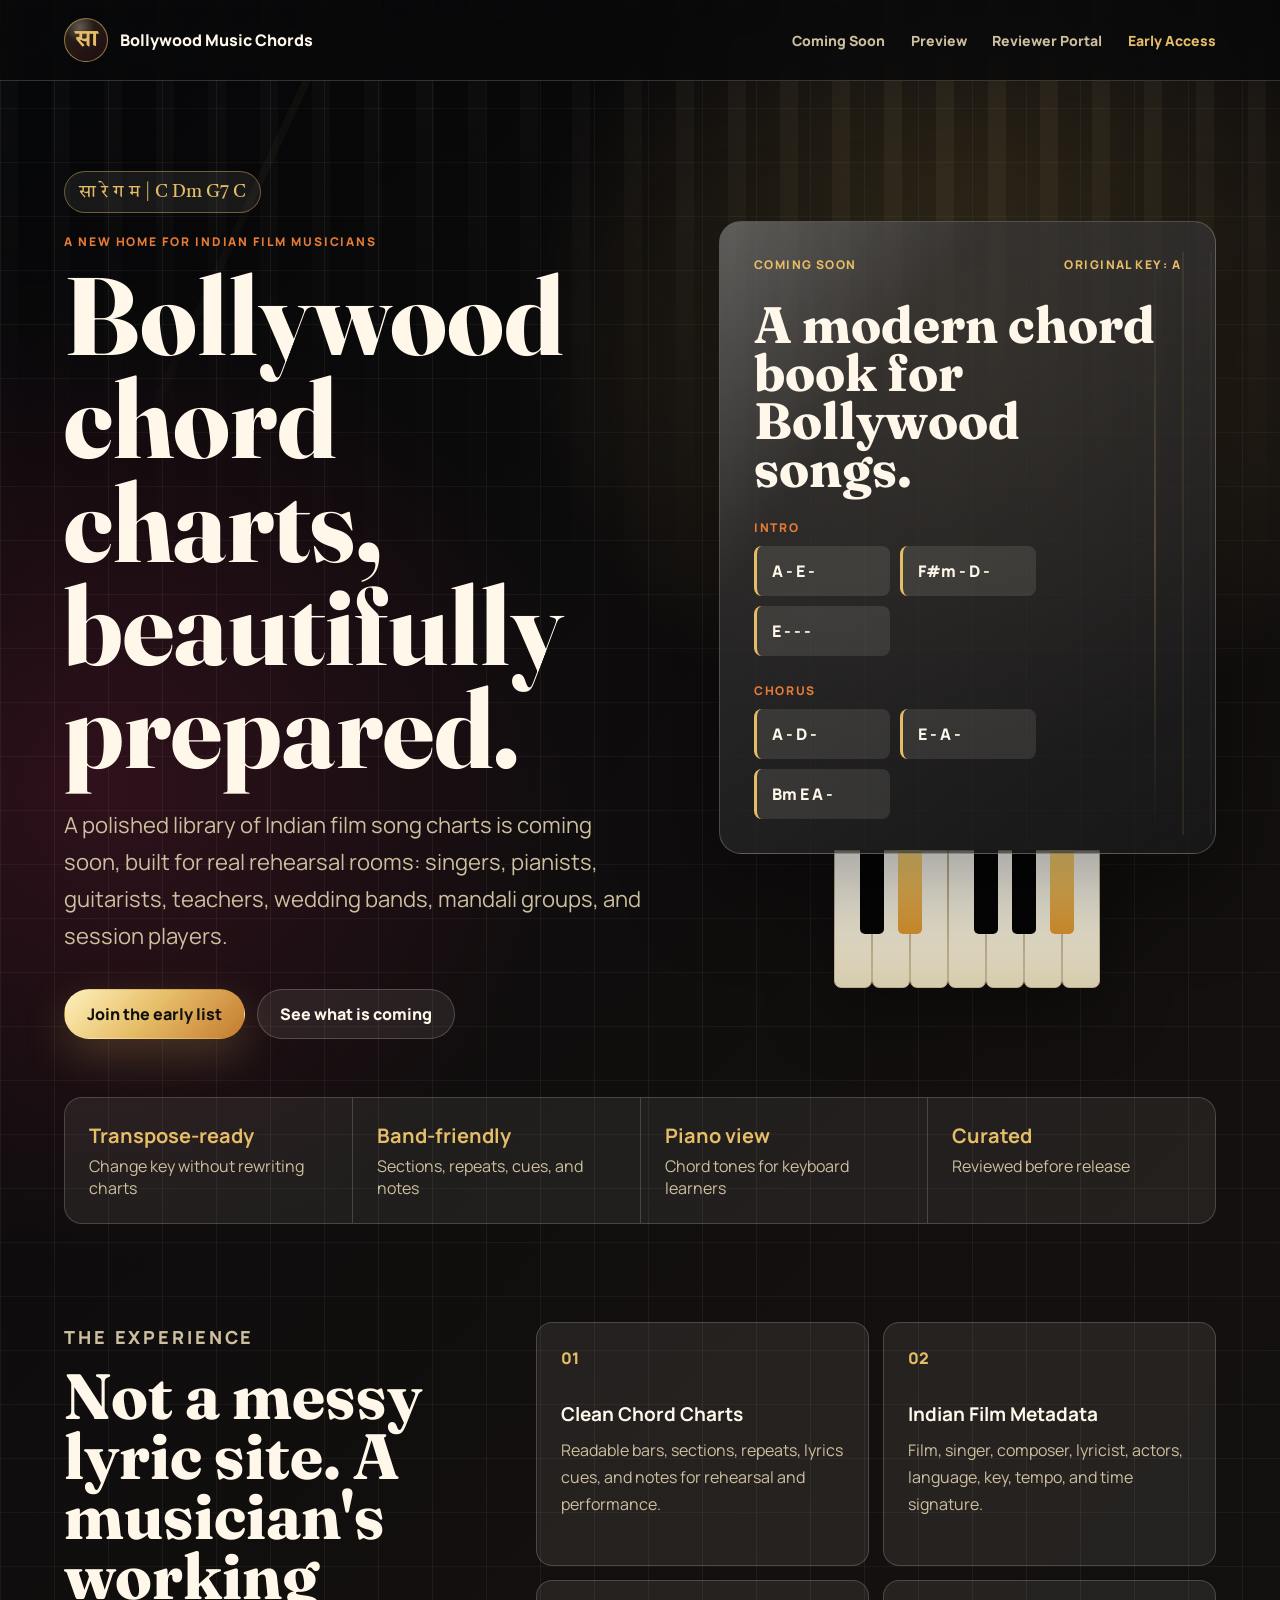
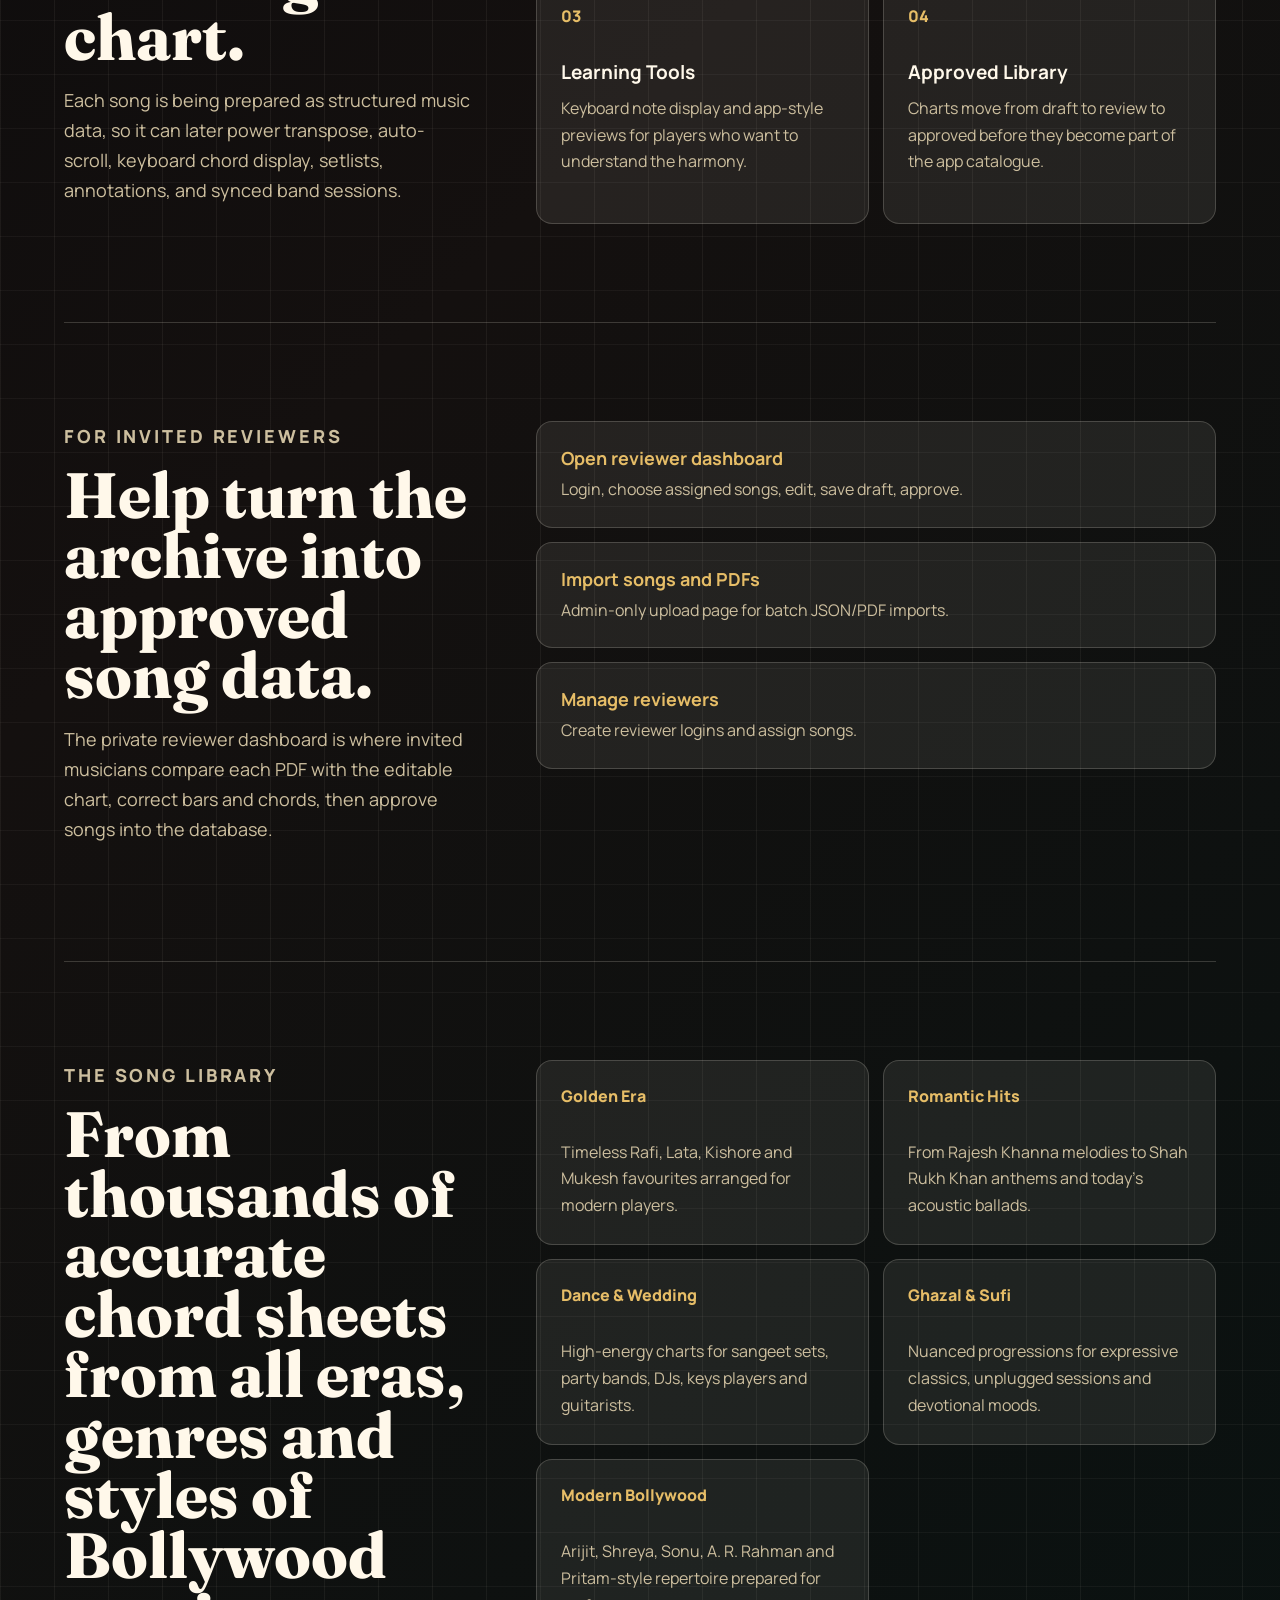
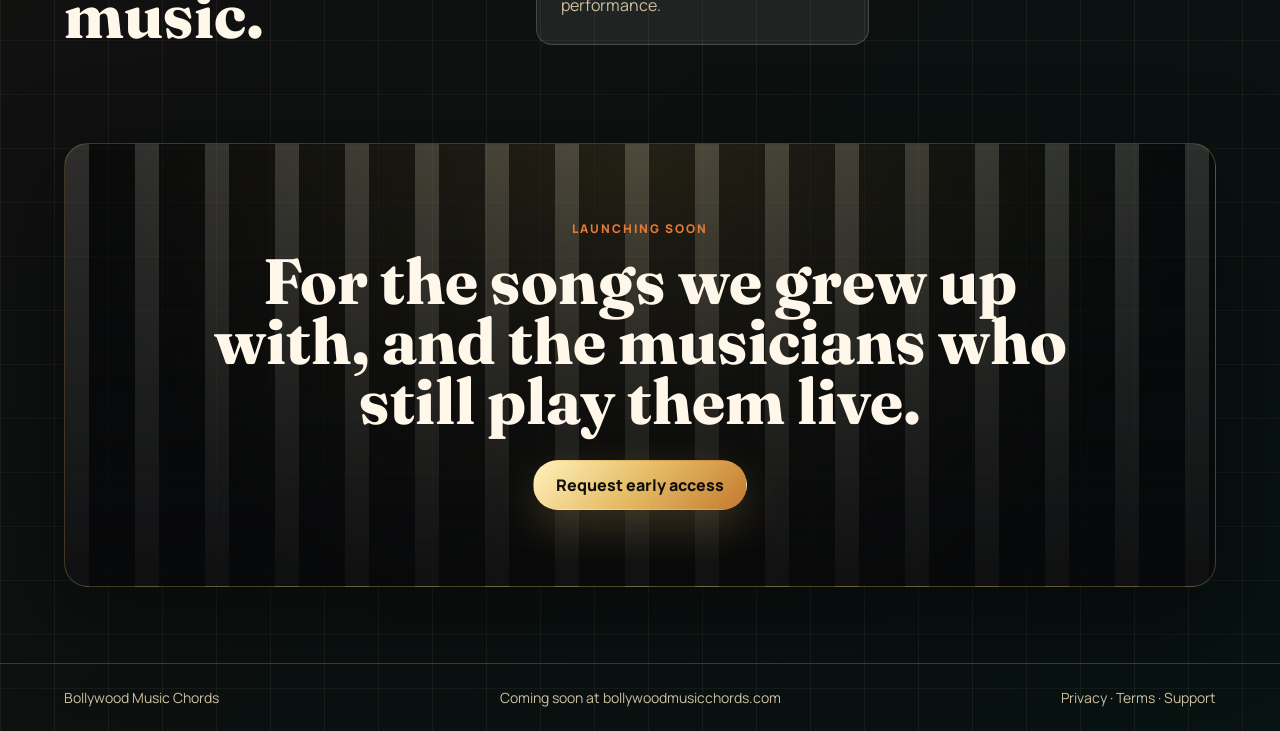
<file: index.html>
<!doctype html>
<html lang="en">
<head>
  <meta charset="utf-8">
  <meta name="viewport" content="width=device-width, initial-scale=1">
  <title>Bollywood Music Chords | Coming Soon</title>
  <meta name="description" content="A premium Indian film music chord chart library for singers, pianists, guitarists, teachers, bands, and worship or event musicians. Coming soon.">
  <link rel="preconnect" href="https://fonts.googleapis.com">
  <link rel="preconnect" href="https://fonts.gstatic.com" crossorigin>
  <link href="https://fonts.googleapis.com/css2?family=Fraunces:opsz,wght@9..144,650;9..144,760&family=Manrope:wght@400;600;700;800&family=Tiro+Devanagari+Hindi:ital@0;1&display=swap" rel="stylesheet">
  <link rel="stylesheet" href="styles.css">
</head>
<body>
  <header class="site-header">
    <a class="brand" href="#top" aria-label="Bollywood Music Chords home">
      <span class="brand-mark">सा</span>
      <span>Bollywood Music Chords</span>
    </a>
    <nav aria-label="Primary navigation">
      <a href="#coming-soon">Coming Soon</a>
      <a href="#preview">Preview</a>
      <a href="#reviewers">Reviewer Portal</a>
      <a class="nav-cta" href="mailto:sagarjilka@gmail.com?subject=Early%20access">Early Access</a>
    </nav>
  </header>

  <main id="top">
    <section class="hero" id="coming-soon">
      <div class="hero-copy">
        <p class="raag-line">सा रे ग म | C Dm G7 C</p>
        <p class="eyebrow">A new home for Indian film musicians</p>
        <h1>Bollywood chord charts, beautifully prepared.</h1>
        <p class="hero-text">A polished library of Indian film song charts is coming soon, built for real rehearsal rooms: singers, pianists, guitarists, teachers, wedding bands, mandali groups, and session players.</p>
        <div class="hero-actions">
          <a class="button primary" href="mailto:sagarjilka@gmail.com?subject=Please%20add%20me%20to%20the%20early%20access%20list">Join the early list</a>
          <a class="button secondary" href="#preview">See what is coming</a>
        </div>
      </div>

      <div class="stage-visual" aria-label="Piano themed chord chart preview">
        <div class="tanpura-line"></div>
        <div class="chart-card">
          <div class="chart-header">
            <span>Coming Soon</span>
            <span>Original Key: A</span>
          </div>
          <h2>A modern chord book for Bollywood songs.</h2>
          <div class="chart-section">
            <p>Intro</p>
            <div class="bar-row">
              <span>A - E -</span>
              <span>F#m - D -</span>
              <span>E - - -</span>
            </div>
          </div>
          <div class="chart-section">
            <p>Chorus</p>
            <div class="bar-row">
              <span>A - D -</span>
              <span>E - A -</span>
              <span>Bm E A -</span>
            </div>
          </div>
        </div>
        <div class="piano">
          <i></i><b></b><i></i><b class="lit"></b><i></i><i></i><b></b><i></i><b></b><i></i><b class="lit"></b><i></i>
        </div>
      </div>
    </section>

    <section class="launch-strip">
      <div>
        <strong>Transpose-ready</strong>
        <span>Change key without rewriting charts</span>
      </div>
      <div>
        <strong>Band-friendly</strong>
        <span>Sections, repeats, cues, and notes</span>
      </div>
      <div>
        <strong>Piano view</strong>
        <span>Chord tones for keyboard learners</span>
      </div>
      <div>
        <strong>Curated</strong>
        <span>Reviewed before release</span>
      </div>
    </section>

    <section class="preview-section" id="preview">
      <div class="section-copy">
        <p class="eyebrow">The experience</p>
        <h2>Not a messy lyric site. A musician's working chart.</h2>
        <p>Each song is being prepared as structured music data, so it can later power transpose, auto-scroll, keyboard chord display, setlists, annotations, and synced band sessions.</p>
      </div>
      <div class="feature-grid">
        <article>
          <span>01</span>
          <h3>Clean Chord Charts</h3>
          <p>Readable bars, sections, repeats, lyrics cues, and notes for rehearsal and performance.</p>
        </article>
        <article>
          <span>02</span>
          <h3>Indian Film Metadata</h3>
          <p>Film, singer, composer, lyricist, actors, language, key, tempo, and time signature.</p>
        </article>
        <article>
          <span>03</span>
          <h3>Learning Tools</h3>
          <p>Keyboard note display and app-style previews for players who want to understand the harmony.</p>
        </article>
        <article>
          <span>04</span>
          <h3>Approved Library</h3>
          <p>Charts move from draft to review to approved before they become part of the app catalogue.</p>
        </article>
      </div>
    </section>

    <section class="reviewer-section" id="reviewers">
      <div>
        <p class="eyebrow">For invited reviewers</p>
        <h2>Help turn the archive into approved song data.</h2>
        <p>The private reviewer dashboard is where invited musicians compare each PDF with the editable chart, correct bars and chords, then approve songs into the database.</p>
      </div>
      <div class="reviewer-links">
        <a class="link-card" href="https://indian-music-chord-pipeline.onrender.com/">
          <strong>Open reviewer dashboard</strong>
          <span>Login, choose assigned songs, edit, save draft, approve.</span>
        </a>
        <a class="link-card" href="https://indian-music-chord-pipeline.onrender.com/admin/import-json">
          <strong>Import songs and PDFs</strong>
          <span>Admin-only upload page for batch JSON/PDF imports.</span>
        </a>
        <a class="link-card" href="https://indian-music-chord-pipeline.onrender.com/admin/users">
          <strong>Manage reviewers</strong>
          <span>Create reviewer logins and assign songs.</span>
        </a>
      </div>
    </section>

    <section class="factory-section">
      <div class="section-copy">
        <p class="eyebrow">The song library</p>
        <h2>From thousands of accurate chord sheets from all eras, genres and styles of Bollywood music.</h2>
      </div>
      <div class="factory-steps">
        <article><strong>Golden Era</strong><p>Timeless Rafi, Lata, Kishore and Mukesh favourites arranged for modern players.</p></article>
        <article><strong>Romantic Hits</strong><p>From Rajesh Khanna melodies to Shah Rukh Khan anthems and today's acoustic ballads.</p></article>
        <article><strong>Dance & Wedding</strong><p>High-energy charts for sangeet sets, party bands, DJs, keys players and guitarists.</p></article>
        <article><strong>Ghazal & Sufi</strong><p>Nuanced progressions for expressive classics, unplugged sessions and devotional moods.</p></article>
        <article><strong>Modern Bollywood</strong><p>Arijit, Shreya, Sonu, A. R. Rahman and Pritam-style repertoire prepared for performance.</p></article>
      </div>
    </section>

    <section class="cta">
      <p class="eyebrow">Launching soon</p>
      <h2>For the songs we grew up with, and the musicians who still play them live.</h2>
      <a class="button primary" href="mailto:sagarjilka@gmail.com?subject=Bollywood%20Music%20Chords%20early%20access">Request early access</a>
    </section>
  </main>

  <footer>
    <span>Bollywood Music Chords</span>
    <span>Coming soon at bollywoodmusicchords.com</span>
    <span><a href="privacy.html">Privacy</a> · <a href="terms.html">Terms</a> · <a href="support.html">Support</a></span>
  </footer>
</body>
</html>
</file>
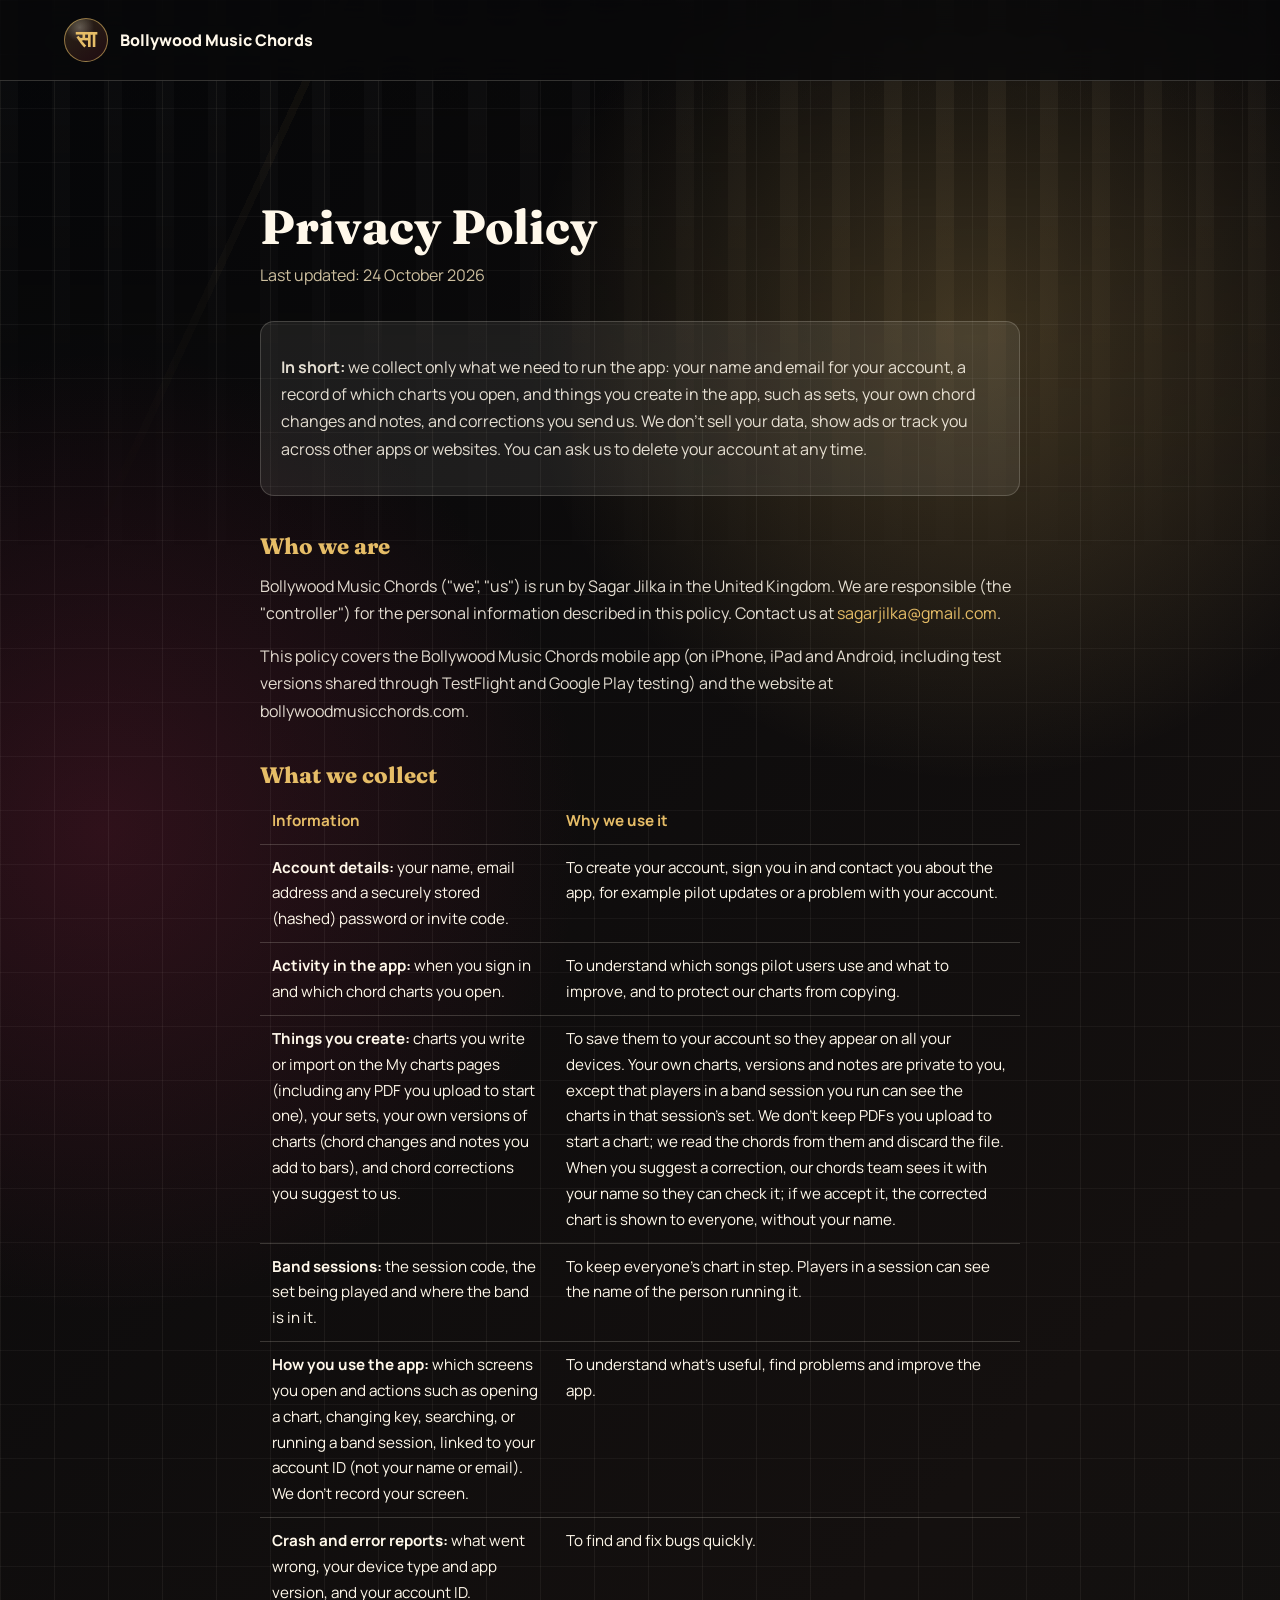
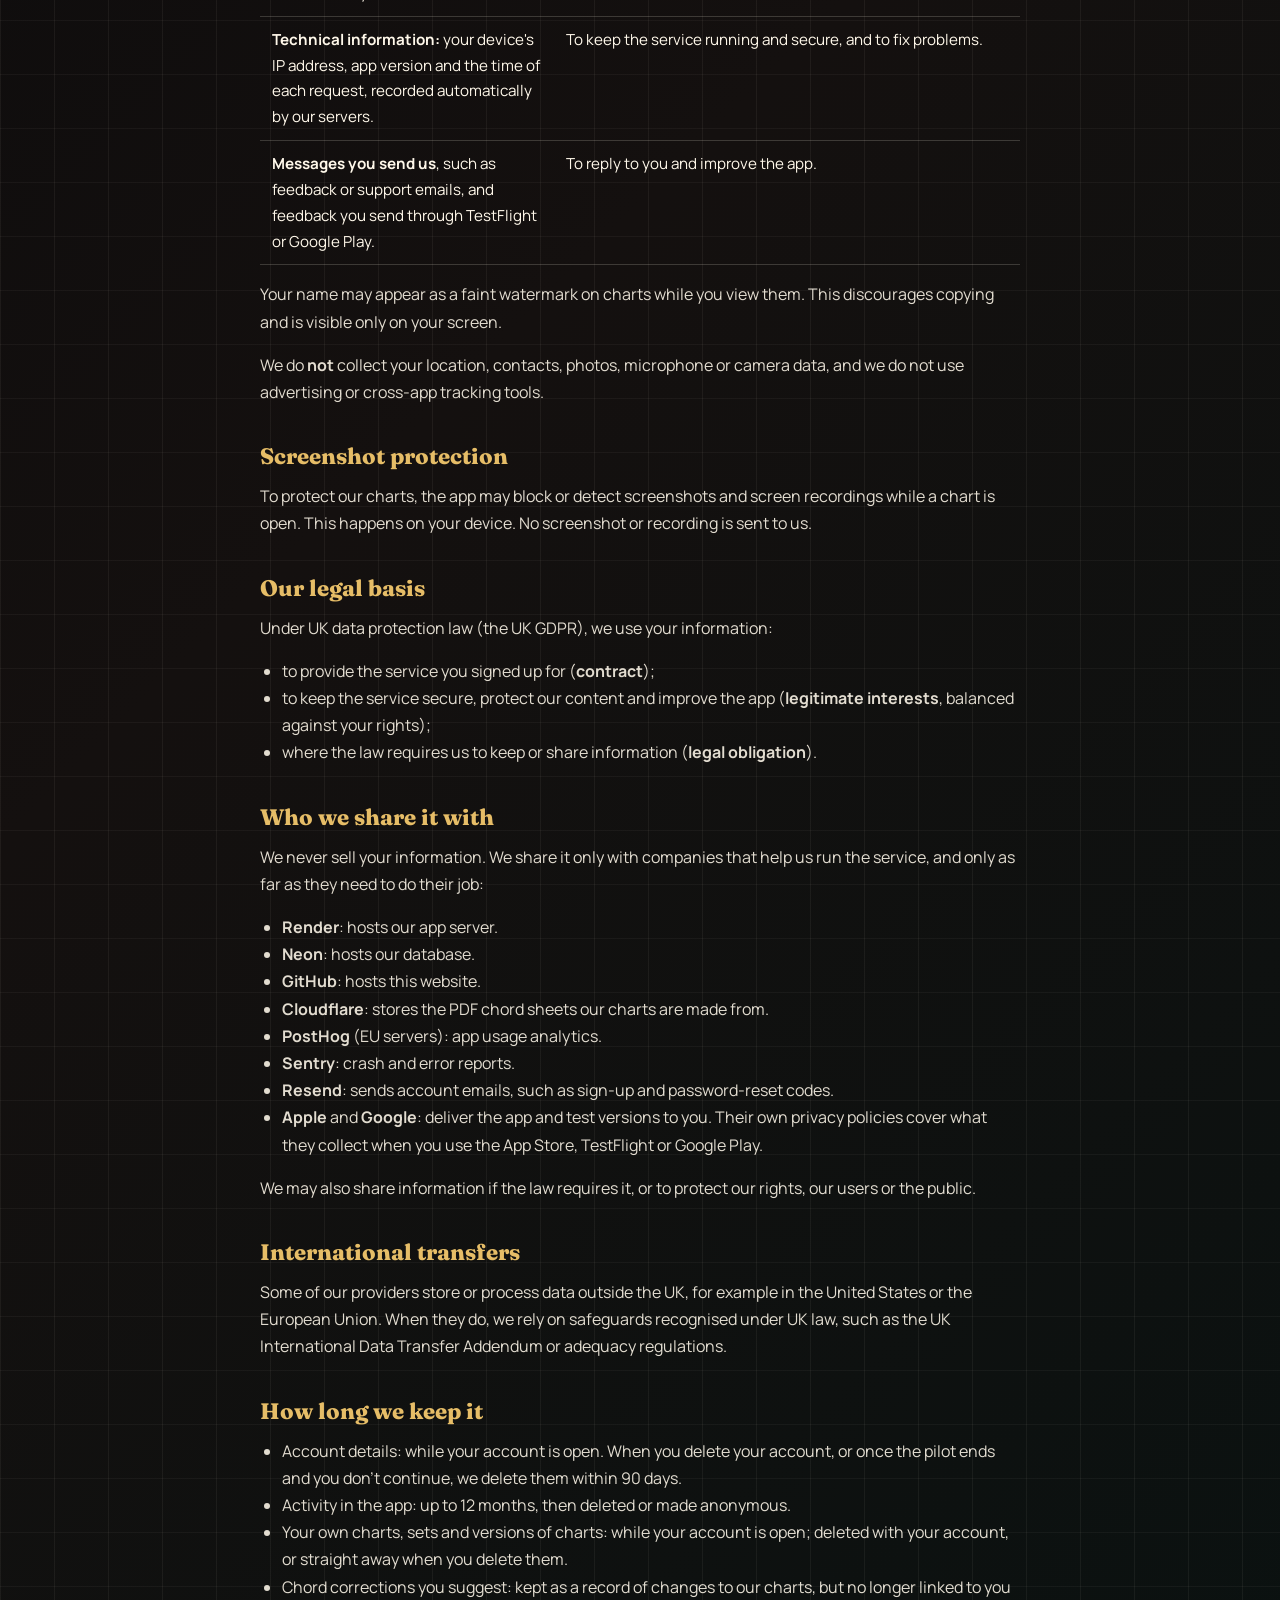
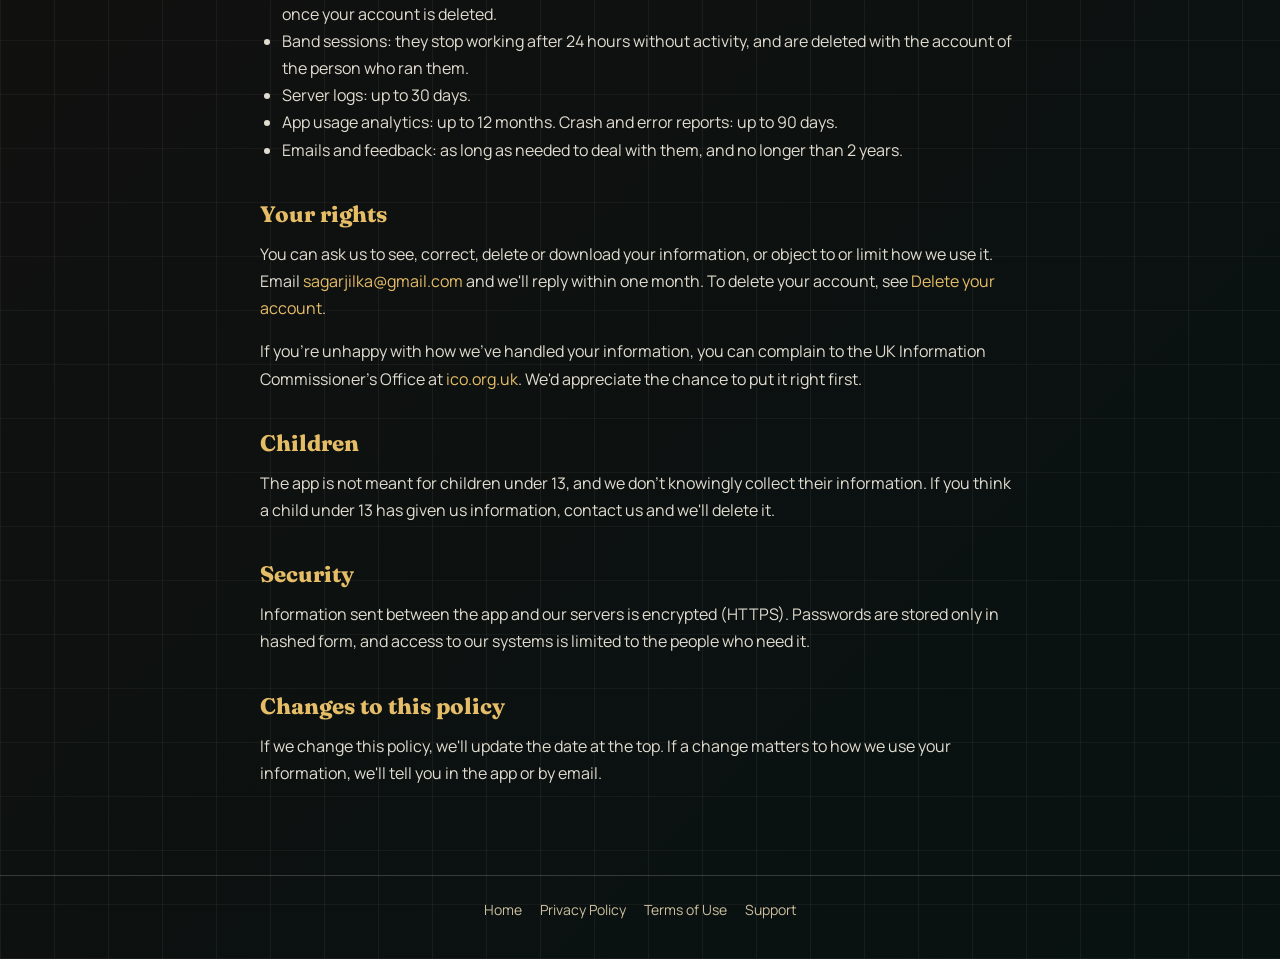
<file: privacy.html>
<!doctype html>
<html lang="en">
<head>
  <meta charset="utf-8">
  <meta name="viewport" content="width=device-width, initial-scale=1">
  <title>Privacy Policy | Bollywood Music Chords</title>
  <meta name="description" content="How the Bollywood Music Chords app and website collect, use and protect your information.">
  <link rel="preconnect" href="https://fonts.googleapis.com">
  <link rel="preconnect" href="https://fonts.gstatic.com" crossorigin>
  <link href="https://fonts.googleapis.com/css2?family=Fraunces:opsz,wght@9..144,650;9..144,760&family=Manrope:wght@400;600;700;800&display=swap" rel="stylesheet">
  <link rel="stylesheet" href="styles.css">
  <link rel="stylesheet" href="legal.css">
</head>
<body>
  <header class="site-header">
    <a class="brand" href="/" aria-label="Bollywood Music Chords home">
      <span class="brand-mark">सा</span>
      <span>Bollywood Music Chords</span>
    </a>
  </header>

  <main class="legal">
    <h1>Privacy Policy</h1>
    <p class="updated">Last updated: 24 October 2026</p>

    <div class="summary">
      <p><b>In short:</b> we collect only what we need to run the app: your name and email for your account, a record of which charts you open, and things you create in the app, such as sets, your own chord changes and notes, and corrections you send us. We don't sell your data, show ads or track you across other apps or websites. You can ask us to delete your account at any time.</p>
    </div>

    <h2>Who we are</h2>
    <p>Bollywood Music Chords ("we", "us") is run by Sagar Jilka in the United Kingdom. We are responsible (the "controller") for the personal information described in this policy. Contact us at <a href="mailto:sagarjilka@gmail.com">sagarjilka@gmail.com</a>.</p>
    <p>This policy covers the Bollywood Music Chords mobile app (on iPhone, iPad and Android, including test versions shared through TestFlight and Google Play testing) and the website at bollywoodmusicchords.com.</p>

    <h2>What we collect</h2>
    <table>
      <thead>
        <tr><th>Information</th><th>Why we use it</th></tr>
      </thead>
      <tbody>
        <tr>
          <td><b>Account details:</b> your name, email address and a securely stored (hashed) password or invite code.</td>
          <td>To create your account, sign you in and contact you about the app, for example pilot updates or a problem with your account.</td>
        </tr>
        <tr>
          <td><b>Activity in the app:</b> when you sign in and which chord charts you open.</td>
          <td>To understand which songs pilot users use and what to improve, and to protect our charts from copying.</td>
        </tr>
        <tr>
          <td><b>Things you create:</b> charts you write or import on the My charts pages (including any PDF you upload to start one), your sets, your own versions of charts (chord changes and notes you add to bars), and chord corrections you suggest to us.</td>
          <td>To save them to your account so they appear on all your devices. Your own charts, versions and notes are private to you, except that players in a band session you run can see the charts in that session's set. We don't keep PDFs you upload to start a chart; we read the chords from them and discard the file. When you suggest a correction, our chords team sees it with your name so they can check it; if we accept it, the corrected chart is shown to everyone, without your name.</td>
        </tr>
        <tr>
          <td><b>Band sessions:</b> the session code, the set being played and where the band is in it.</td>
          <td>To keep everyone's chart in step. Players in a session can see the name of the person running it.</td>
        </tr>
        <tr>
          <td><b>How you use the app:</b> which screens you open and actions such as opening a chart, changing key, searching, or running a band session, linked to your account ID (not your name or email). We don't record your screen.</td>
          <td>To understand what's useful, find problems and improve the app.</td>
        </tr>
        <tr>
          <td><b>Crash and error reports:</b> what went wrong, your device type and app version, and your account ID.</td>
          <td>To find and fix bugs quickly.</td>
        </tr>
        <tr>
          <td><b>Technical information:</b> your device's IP address, app version and the time of each request, recorded automatically by our servers.</td>
          <td>To keep the service running and secure, and to fix problems.</td>
        </tr>
        <tr>
          <td><b>Messages you send us</b>, such as feedback or support emails, and feedback you send through TestFlight or Google Play.</td>
          <td>To reply to you and improve the app.</td>
        </tr>
      </tbody>
    </table>
    <p>Your name may appear as a faint watermark on charts while you view them. This discourages copying and is visible only on your screen.</p>
    <p>We do <b>not</b> collect your location, contacts, photos, microphone or camera data, and we do not use advertising or cross-app tracking tools.</p>

    <h2>Screenshot protection</h2>
    <p>To protect our charts, the app may block or detect screenshots and screen recordings while a chart is open. This happens on your device. No screenshot or recording is sent to us.</p>

    <h2>Our legal basis</h2>
    <p>Under UK data protection law (the UK GDPR), we use your information:</p>
    <ul>
      <li>to provide the service you signed up for (<b>contract</b>);</li>
      <li>to keep the service secure, protect our content and improve the app (<b>legitimate interests</b>, balanced against your rights);</li>
      <li>where the law requires us to keep or share information (<b>legal obligation</b>).</li>
    </ul>

    <h2>Who we share it with</h2>
    <p>We never sell your information. We share it only with companies that help us run the service, and only as far as they need to do their job:</p>
    <ul>
      <li><b>Render</b>: hosts our app server.</li>
      <li><b>Neon</b>: hosts our database.</li>
      <li><b>GitHub</b>: hosts this website.</li>
      <li><b>Cloudflare</b>: stores the PDF chord sheets our charts are made from.</li>
      <li><b>PostHog</b> (EU servers): app usage analytics.</li>
      <li><b>Sentry</b>: crash and error reports.</li>
      <li><b>Resend</b>: sends account emails, such as sign-up and password-reset codes.</li>
      <li><b>Apple</b> and <b>Google</b>: deliver the app and test versions to you. Their own privacy policies cover what they collect when you use the App Store, TestFlight or Google Play.</li>
    </ul>
    <p>We may also share information if the law requires it, or to protect our rights, our users or the public.</p>

    <h2>International transfers</h2>
    <p>Some of our providers store or process data outside the UK, for example in the United States or the European Union. When they do, we rely on safeguards recognised under UK law, such as the UK International Data Transfer Addendum or adequacy regulations.</p>

    <h2>How long we keep it</h2>
    <ul>
      <li>Account details: while your account is open. When you delete your account, or once the pilot ends and you don't continue, we delete them within 90 days.</li>
      <li>Activity in the app: up to 12 months, then deleted or made anonymous.</li>
      <li>Your own charts, sets and versions of charts: while your account is open; deleted with your account, or straight away when you delete them.</li>
      <li>Chord corrections you suggest: kept as a record of changes to our charts, but no longer linked to you once your account is deleted.</li>
      <li>Band sessions: they stop working after 24 hours without activity, and are deleted with the account of the person who ran them.</li>
      <li>Server logs: up to 30 days.</li>
      <li>App usage analytics: up to 12 months. Crash and error reports: up to 90 days.</li>
      <li>Emails and feedback: as long as needed to deal with them, and no longer than 2 years.</li>
    </ul>

    <h2>Your rights</h2>
    <p>You can ask us to see, correct, delete or download your information, or object to or limit how we use it. Email <a href="mailto:sagarjilka@gmail.com">sagarjilka@gmail.com</a> and we'll reply within one month. To delete your account, see <a href="support.html#delete-account">Delete your account</a>.</p>
    <p>If you're unhappy with how we've handled your information, you can complain to the UK Information Commissioner's Office at <a href="https://ico.org.uk">ico.org.uk</a>. We'd appreciate the chance to put it right first.</p>

    <h2>Children</h2>
    <p>The app is not meant for children under 13, and we don't knowingly collect their information. If you think a child under 13 has given us information, contact us and we'll delete it.</p>

    <h2>Security</h2>
    <p>Information sent between the app and our servers is encrypted (HTTPS). Passwords are stored only in hashed form, and access to our systems is limited to the people who need it.</p>

    <h2>Changes to this policy</h2>
    <p>If we change this policy, we'll update the date at the top. If a change matters to how we use your information, we'll tell you in the app or by email.</p>
  </main>

  <footer class="legal-footer">
    <a href="/">Home</a>
    <a href="privacy.html">Privacy Policy</a>
    <a href="terms.html">Terms of Use</a>
    <a href="support.html">Support</a>
  </footer>
</body>
</html>
</file>
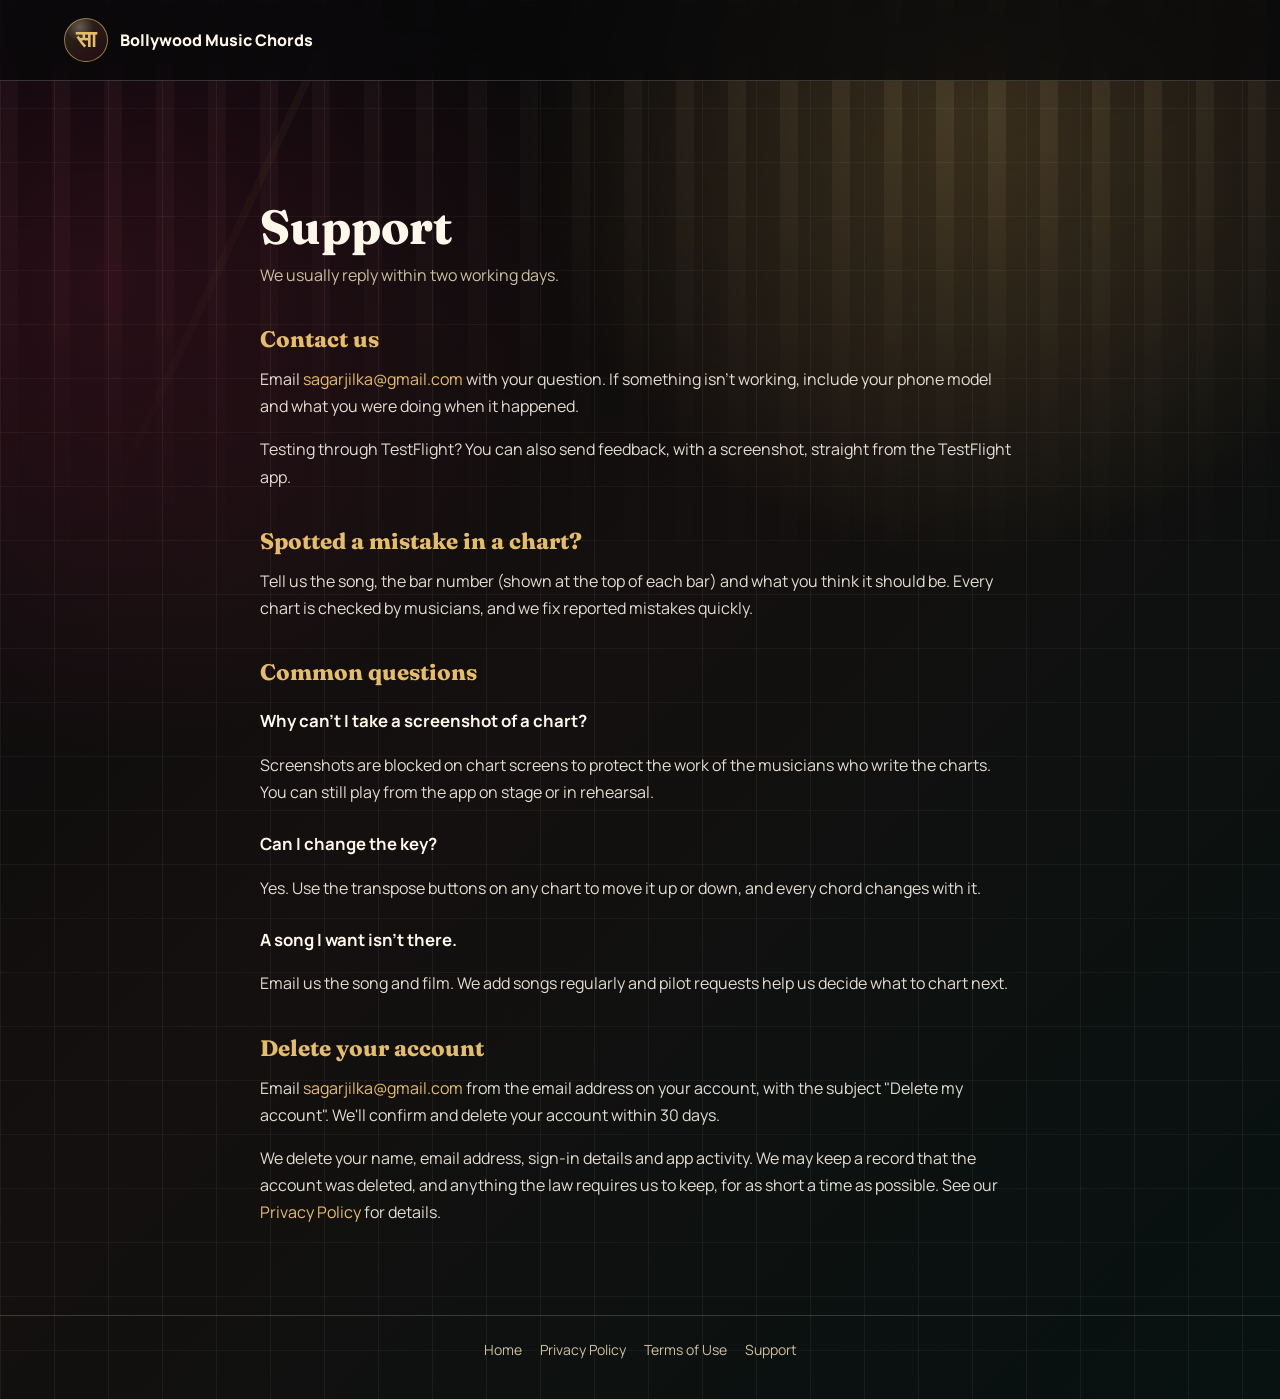
<file: support.html>
<!doctype html>
<html lang="en">
<head>
  <meta charset="utf-8">
  <meta name="viewport" content="width=device-width, initial-scale=1">
  <title>Support | Bollywood Music Chords</title>
  <meta name="description" content="Help with the Bollywood Music Chords app: contact us, report a chart mistake or delete your account.">
  <link rel="preconnect" href="https://fonts.googleapis.com">
  <link rel="preconnect" href="https://fonts.gstatic.com" crossorigin>
  <link href="https://fonts.googleapis.com/css2?family=Fraunces:opsz,wght@9..144,650;9..144,760&family=Manrope:wght@400;600;700;800&display=swap" rel="stylesheet">
  <link rel="stylesheet" href="styles.css">
  <link rel="stylesheet" href="legal.css">
</head>
<body>
  <header class="site-header">
    <a class="brand" href="/" aria-label="Bollywood Music Chords home">
      <span class="brand-mark">सा</span>
      <span>Bollywood Music Chords</span>
    </a>
  </header>

  <main class="legal">
    <h1>Support</h1>
    <p class="updated">We usually reply within two working days.</p>

    <h2>Contact us</h2>
    <p>Email <a href="mailto:sagarjilka@gmail.com?subject=Bollywood%20Music%20Chords%20support">sagarjilka@gmail.com</a> with your question. If something isn't working, include your phone model and what you were doing when it happened.</p>
    <p>Testing through TestFlight? You can also send feedback, with a screenshot, straight from the TestFlight app.</p>

    <h2>Spotted a mistake in a chart?</h2>
    <p>Tell us the song, the bar number (shown at the top of each bar) and what you think it should be. Every chart is checked by musicians, and we fix reported mistakes quickly.</p>

    <h2>Common questions</h2>
    <h3>Why can't I take a screenshot of a chart?</h3>
    <p>Screenshots are blocked on chart screens to protect the work of the musicians who write the charts. You can still play from the app on stage or in rehearsal.</p>
    <h3>Can I change the key?</h3>
    <p>Yes. Use the transpose buttons on any chart to move it up or down, and every chord changes with it.</p>
    <h3>A song I want isn't there.</h3>
    <p>Email us the song and film. We add songs regularly and pilot requests help us decide what to chart next.</p>

    <h2 id="delete-account">Delete your account</h2>
    <p>Email <a href="mailto:sagarjilka@gmail.com?subject=Delete%20my%20Bollywood%20Music%20Chords%20account">sagarjilka@gmail.com</a> from the email address on your account, with the subject "Delete my account". We'll confirm and delete your account within 30 days.</p>
    <p>We delete your name, email address, sign-in details and app activity. We may keep a record that the account was deleted, and anything the law requires us to keep, for as short a time as possible. See our <a href="privacy.html">Privacy Policy</a> for details.</p>
  </main>

  <footer class="legal-footer">
    <a href="/">Home</a>
    <a href="privacy.html">Privacy Policy</a>
    <a href="terms.html">Terms of Use</a>
    <a href="support.html">Support</a>
  </footer>
</body>
</html>
</file>
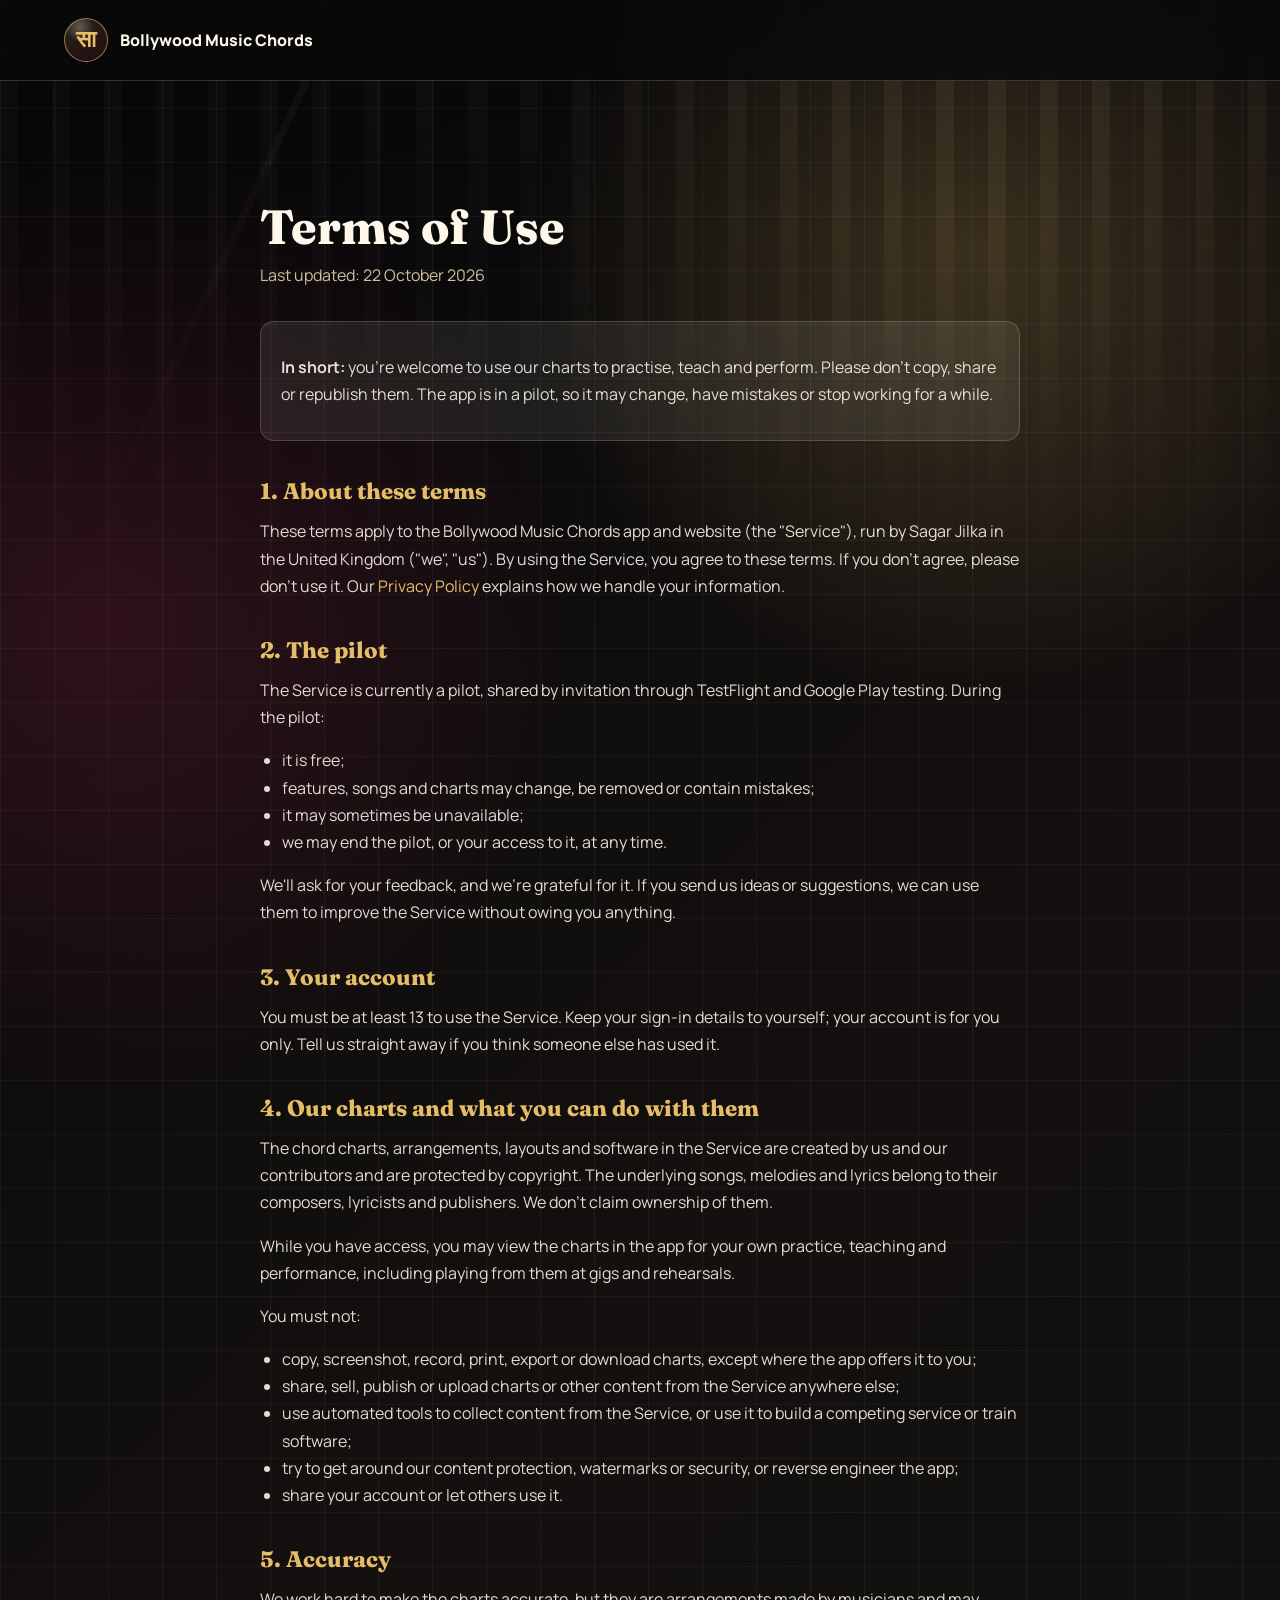
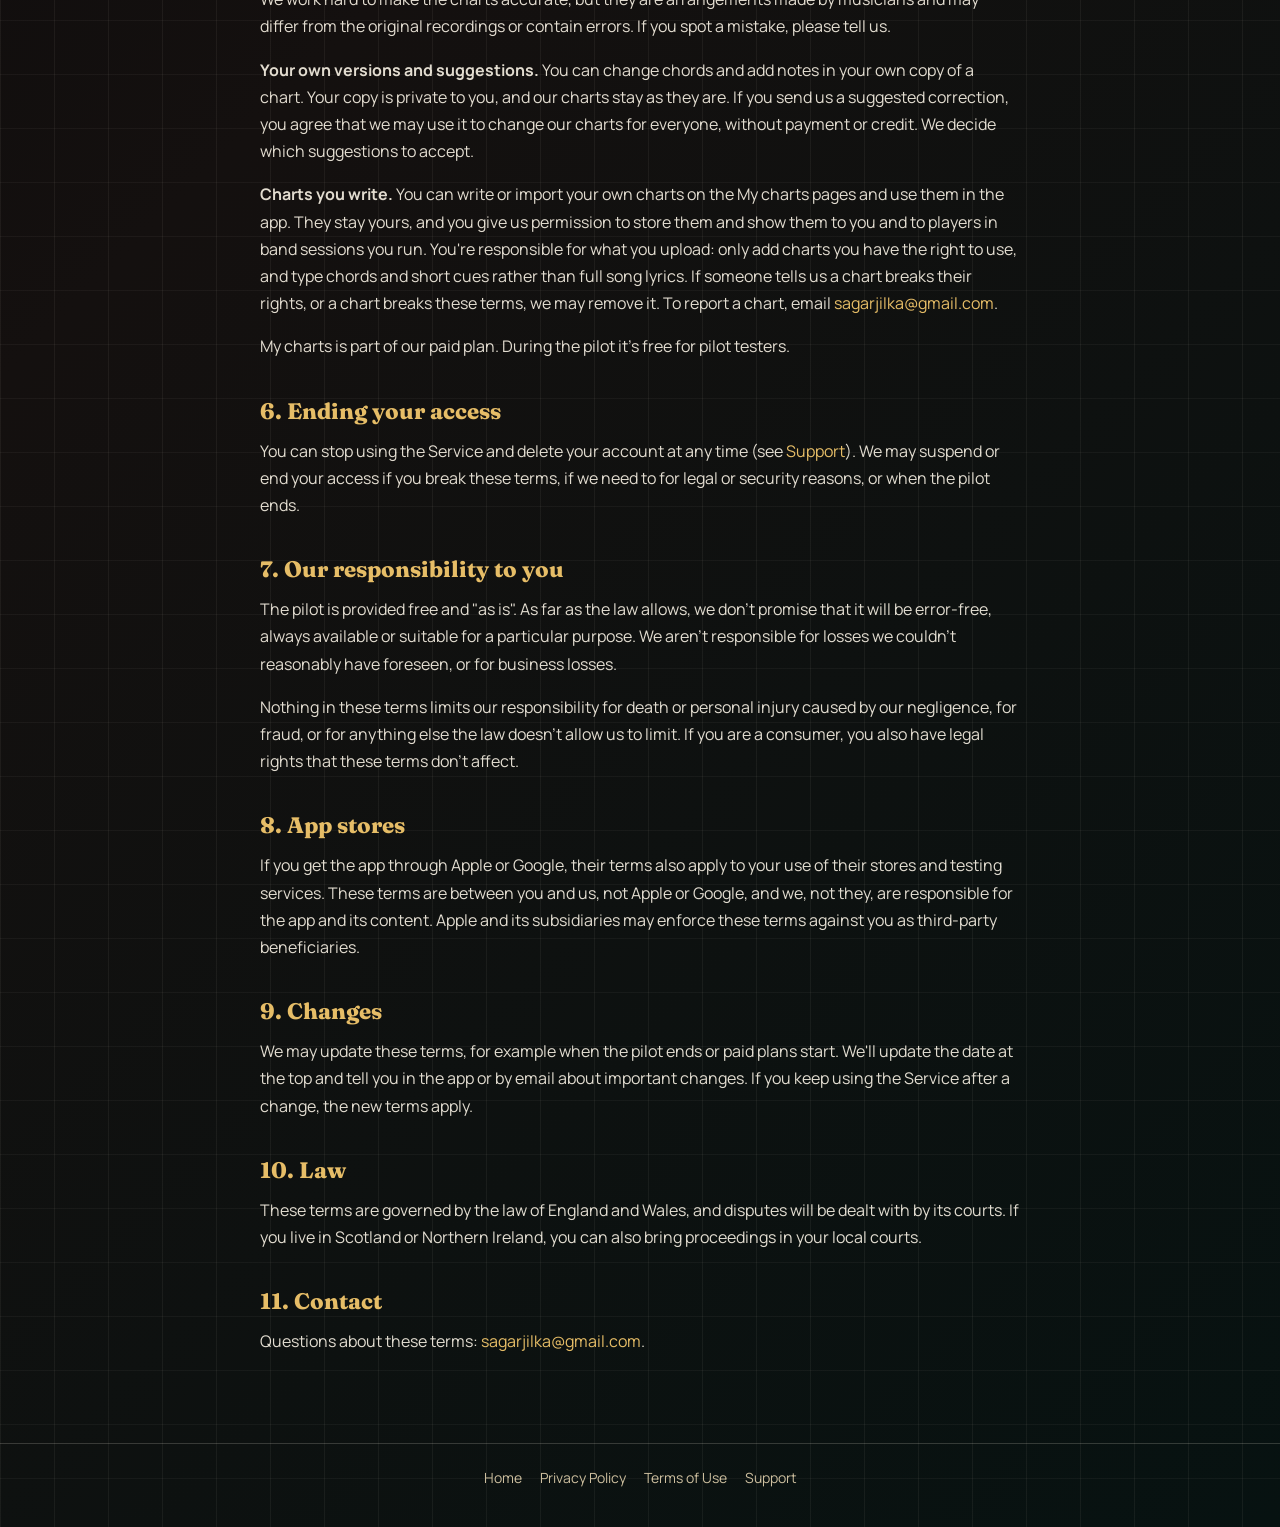
<file: terms.html>
<!doctype html>
<html lang="en">
<head>
  <meta charset="utf-8">
  <meta name="viewport" content="width=device-width, initial-scale=1">
  <title>Terms of Use | Bollywood Music Chords</title>
  <meta name="description" content="The terms for using the Bollywood Music Chords app, including the pilot and test versions.">
  <link rel="preconnect" href="https://fonts.googleapis.com">
  <link rel="preconnect" href="https://fonts.gstatic.com" crossorigin>
  <link href="https://fonts.googleapis.com/css2?family=Fraunces:opsz,wght@9..144,650;9..144,760&family=Manrope:wght@400;600;700;800&display=swap" rel="stylesheet">
  <link rel="stylesheet" href="styles.css">
  <link rel="stylesheet" href="legal.css">
</head>
<body>
  <header class="site-header">
    <a class="brand" href="/" aria-label="Bollywood Music Chords home">
      <span class="brand-mark">सा</span>
      <span>Bollywood Music Chords</span>
    </a>
  </header>

  <main class="legal">
    <h1>Terms of Use</h1>
    <p class="updated">Last updated: 22 October 2026</p>

    <div class="summary">
      <p><b>In short:</b> you're welcome to use our charts to practise, teach and perform. Please don't copy, share or republish them. The app is in a pilot, so it may change, have mistakes or stop working for a while.</p>
    </div>

    <h2>1. About these terms</h2>
    <p>These terms apply to the Bollywood Music Chords app and website (the "Service"), run by Sagar Jilka in the United Kingdom ("we", "us"). By using the Service, you agree to these terms. If you don't agree, please don't use it. Our <a href="privacy.html">Privacy Policy</a> explains how we handle your information.</p>

    <h2>2. The pilot</h2>
    <p>The Service is currently a pilot, shared by invitation through TestFlight and Google Play testing. During the pilot:</p>
    <ul>
      <li>it is free;</li>
      <li>features, songs and charts may change, be removed or contain mistakes;</li>
      <li>it may sometimes be unavailable;</li>
      <li>we may end the pilot, or your access to it, at any time.</li>
    </ul>
    <p>We'll ask for your feedback, and we're grateful for it. If you send us ideas or suggestions, we can use them to improve the Service without owing you anything.</p>

    <h2>3. Your account</h2>
    <p>You must be at least 13 to use the Service. Keep your sign-in details to yourself; your account is for you only. Tell us straight away if you think someone else has used it.</p>

    <h2>4. Our charts and what you can do with them</h2>
    <p>The chord charts, arrangements, layouts and software in the Service are created by us and our contributors and are protected by copyright. The underlying songs, melodies and lyrics belong to their composers, lyricists and publishers. We don't claim ownership of them.</p>
    <p>While you have access, you may view the charts in the app for your own practice, teaching and performance, including playing from them at gigs and rehearsals.</p>
    <p>You must not:</p>
    <ul>
      <li>copy, screenshot, record, print, export or download charts, except where the app offers it to you;</li>
      <li>share, sell, publish or upload charts or other content from the Service anywhere else;</li>
      <li>use automated tools to collect content from the Service, or use it to build a competing service or train software;</li>
      <li>try to get around our content protection, watermarks or security, or reverse engineer the app;</li>
      <li>share your account or let others use it.</li>
    </ul>

    <h2>5. Accuracy</h2>
    <p>We work hard to make the charts accurate, but they are arrangements made by musicians and may differ from the original recordings or contain errors. If you spot a mistake, please tell us.</p>
    <p><b>Your own versions and suggestions.</b> You can change chords and add notes in your own copy of a chart. Your copy is private to you, and our charts stay as they are. If you send us a suggested correction, you agree that we may use it to change our charts for everyone, without payment or credit. We decide which suggestions to accept.</p>

    <p><b>Charts you write.</b> You can write or import your own charts on the My charts pages and use them in the app. They stay yours, and you give us permission to store them and show them to you and to players in band sessions you run. You're responsible for what you upload: only add charts you have the right to use, and type chords and short cues rather than full song lyrics. If someone tells us a chart breaks their rights, or a chart breaks these terms, we may remove it. To report a chart, email <a href="mailto:sagarjilka@gmail.com">sagarjilka@gmail.com</a>.</p>
    <p>My charts is part of our paid plan. During the pilot it's free for pilot testers.</p>

    <h2>6. Ending your access</h2>
    <p>You can stop using the Service and delete your account at any time (see <a href="support.html#delete-account">Support</a>). We may suspend or end your access if you break these terms, if we need to for legal or security reasons, or when the pilot ends.</p>

    <h2>7. Our responsibility to you</h2>
    <p>The pilot is provided free and "as is". As far as the law allows, we don't promise that it will be error-free, always available or suitable for a particular purpose. We aren't responsible for losses we couldn't reasonably have foreseen, or for business losses.</p>
    <p>Nothing in these terms limits our responsibility for death or personal injury caused by our negligence, for fraud, or for anything else the law doesn't allow us to limit. If you are a consumer, you also have legal rights that these terms don't affect.</p>

    <h2>8. App stores</h2>
    <p>If you get the app through Apple or Google, their terms also apply to your use of their stores and testing services. These terms are between you and us, not Apple or Google, and we, not they, are responsible for the app and its content. Apple and its subsidiaries may enforce these terms against you as third-party beneficiaries.</p>

    <h2>9. Changes</h2>
    <p>We may update these terms, for example when the pilot ends or paid plans start. We'll update the date at the top and tell you in the app or by email about important changes. If you keep using the Service after a change, the new terms apply.</p>

    <h2>10. Law</h2>
    <p>These terms are governed by the law of England and Wales, and disputes will be dealt with by its courts. If you live in Scotland or Northern Ireland, you can also bring proceedings in your local courts.</p>

    <h2>11. Contact</h2>
    <p>Questions about these terms: <a href="mailto:sagarjilka@gmail.com">sagarjilka@gmail.com</a>.</p>
  </main>

  <footer class="legal-footer">
    <a href="/">Home</a>
    <a href="privacy.html">Privacy Policy</a>
    <a href="terms.html">Terms of Use</a>
    <a href="support.html">Support</a>
  </footer>
</body>
</html>
</file>
<file: styles.css>
:root {
  --ink: #fff8ea;
  --muted: #cdbf9f;
  --deep: #0b0d0f;
  --deep-2: #15100f;
  --panel: rgba(255, 248, 234, .08);
  --panel-strong: rgba(255, 248, 234, .14);
  --line: rgba(255, 248, 234, .18);
  --gold: #e6bd67;
  --saffron: #e57b35;
  --ruby: #9f2449;
  --teal: #0fa6a0;
  --shadow: 0 30px 100px rgba(0, 0, 0, .42);
}

* {
  box-sizing: border-box;
}

html {
  scroll-behavior: smooth;
}

body {
  margin: 0;
  color: var(--ink);
  background:
    linear-gradient(90deg, rgba(255, 248, 234, .055) 1px, transparent 1px),
    linear-gradient(rgba(255, 248, 234, .045) 1px, transparent 1px),
    radial-gradient(circle at 76% 8%, rgba(230, 189, 103, .24), transparent 28rem),
    radial-gradient(circle at 8% 20%, rgba(159, 36, 73, .24), transparent 30rem),
    linear-gradient(135deg, #07080a 0%, #14100f 45%, #071211 100%);
  background-size: 54px 54px, 54px 54px, auto, auto, auto;
  font-family: "Manrope", system-ui, sans-serif;
}

body::before {
  content: "";
  position: fixed;
  inset: 0;
  z-index: -1;
  opacity: .48;
  background:
    linear-gradient(115deg, transparent 0 20%, rgba(230, 189, 103, .12) 20% 20.5%, transparent 20.5% 100%),
    repeating-linear-gradient(90deg, rgba(255, 248, 234, .06) 0 18px, rgba(5, 5, 6, .62) 18px 52px);
  mask-image: linear-gradient(to bottom, rgba(0, 0, 0, .78), transparent 62%);
  pointer-events: none;
}

a {
  color: inherit;
  text-decoration: none;
}

.site-header {
  position: sticky;
  top: 0;
  z-index: 20;
  display: flex;
  align-items: center;
  justify-content: space-between;
  gap: 24px;
  padding: 18px clamp(18px, 5vw, 76px);
  border-bottom: 1px solid var(--line);
  background: rgba(8, 8, 10, .78);
  backdrop-filter: blur(18px);
}

.brand,
nav,
.hero-actions,
.launch-strip,
.chart-header,
.bar-row,
.reviewer-links,
footer {
  display: flex;
}

.brand {
  align-items: center;
  gap: 12px;
  font-weight: 800;
}

.brand-mark {
  display: grid;
  width: 44px;
  height: 44px;
  place-items: center;
  border: 1px solid rgba(230, 189, 103, .58);
  border-radius: 50%;
  color: var(--gold);
  background:
    radial-gradient(circle at 35% 20%, rgba(255, 248, 234, .28), transparent 34%),
    linear-gradient(145deg, rgba(230, 189, 103, .16), rgba(159, 36, 73, .16));
  font-family: "Tiro Devanagari Hindi", serif;
  font-size: 23px;
}

nav {
  align-items: center;
  gap: clamp(12px, 2vw, 28px);
  color: var(--muted);
  font-size: 14px;
  font-weight: 800;
}

nav a {
  white-space: nowrap;
}

.nav-cta {
  color: var(--gold);
}

.hero {
  min-height: calc(100vh - 81px);
  display: grid;
  grid-template-columns: minmax(0, 1fr) minmax(430px, .86fr);
  align-items: center;
  gap: clamp(34px, 6vw, 92px);
  padding: clamp(52px, 7vw, 110px) clamp(18px, 5vw, 76px) 58px;
}

.hero-copy {
  max-width: 840px;
}

.raag-line {
  display: inline-flex;
  margin: 0 0 20px;
  border: 1px solid rgba(230, 189, 103, .42);
  border-radius: 999px;
  padding: 8px 14px;
  color: var(--gold);
  background: rgba(255, 248, 234, .07);
  font-family: "Tiro Devanagari Hindi", serif;
  font-size: 18px;
}

.eyebrow {
  margin: 0 0 14px;
  color: var(--saffron);
  font-size: 12px;
  font-weight: 800;
  letter-spacing: .16em;
  text-transform: uppercase;
}

h1,
h2 {
  margin: 0;
  font-family: "Fraunces", serif;
  font-weight: 760;
  line-height: .94;
  letter-spacing: 0;
}

h1 {
  max-width: 900px;
  font-size: clamp(52px, 8.6vw, 116px);
}

h2 {
  font-size: clamp(34px, 5vw, 72px);
}

h3 {
  margin: 0 0 10px;
  font-size: 19px;
}

.hero-text,
.section-copy p,
.reviewer-section p,
.feature-grid p,
.factory-steps p,
.link-card span {
  color: var(--muted);
  line-height: 1.68;
}

.hero-text {
  max-width: 720px;
  margin: 26px 0 0;
  font-size: clamp(18px, 2vw, 22px);
}

.hero-actions {
  flex-wrap: wrap;
  gap: 12px;
  margin-top: 34px;
}

.button {
  display: inline-flex;
  min-height: 50px;
  align-items: center;
  justify-content: center;
  border: 1px solid transparent;
  border-radius: 999px;
  padding: 0 22px;
  font-weight: 800;
}

.button.primary {
  color: #12100d;
  background: linear-gradient(135deg, #fff1bc, var(--gold) 48%, #c47a2e);
  box-shadow: 0 16px 44px rgba(230, 189, 103, .22);
}

.button.secondary {
  color: var(--ink);
  border-color: rgba(255, 248, 234, .2);
  background: rgba(255, 248, 234, .08);
}

.stage-visual {
  position: relative;
  min-height: 560px;
  display: grid;
  align-content: end;
}

.tanpura-line {
  position: absolute;
  top: 4%;
  right: 12%;
  bottom: 20%;
  width: 2px;
  background: linear-gradient(to bottom, transparent, rgba(230, 189, 103, .9), transparent);
  box-shadow: 28px 0 0 rgba(230, 189, 103, .34), 56px 0 0 rgba(230, 189, 103, .18);
}

.chart-card {
  position: relative;
  z-index: 1;
  overflow: hidden;
  border: 1px solid rgba(255, 248, 234, .22);
  border-radius: 22px;
  padding: clamp(22px, 3vw, 34px);
  background:
    linear-gradient(145deg, rgba(255, 248, 234, .16), rgba(255, 248, 234, .045)),
    rgba(12, 12, 14, .72);
  box-shadow: var(--shadow);
}

.chart-card::before {
  content: "";
  position: absolute;
  inset: 0;
  background: linear-gradient(125deg, rgba(255, 255, 255, .2), transparent 28%);
  pointer-events: none;
}

.chart-header {
  position: relative;
  justify-content: space-between;
  gap: 12px;
  margin-bottom: 28px;
  color: var(--gold);
  font-size: 12px;
  font-weight: 800;
  letter-spacing: .12em;
  text-transform: uppercase;
}

.chart-card h2 {
  position: relative;
  max-width: 460px;
  font-size: clamp(34px, 4vw, 54px);
}

.chart-section {
  position: relative;
  margin-top: 26px;
}

.chart-section p {
  margin: 0 0 10px;
  color: var(--saffron);
  font-size: 12px;
  font-weight: 800;
  letter-spacing: .14em;
  text-transform: uppercase;
}

.bar-row {
  flex-wrap: wrap;
  gap: 10px;
}

.bar-row span {
  min-width: 136px;
  border-left: 3px solid var(--gold);
  border-radius: 8px;
  padding: 14px 15px;
  background: rgba(255, 248, 234, .1);
  font-weight: 800;
}

.piano {
  display: flex;
  align-items: flex-start;
  margin: -4px auto 0;
  filter: drop-shadow(0 24px 34px rgba(0, 0, 0, .35));
}

.piano i,
.piano b {
  display: block;
}

.piano i {
  width: 38px;
  height: 138px;
  border: 1px solid #bcae8c;
  border-radius: 0 0 7px 7px;
  background: linear-gradient(to bottom, #fffdf6, #d7cdae);
}

.piano b {
  z-index: 2;
  width: 24px;
  height: 84px;
  margin: 0 -12px;
  border-radius: 0 0 5px 5px;
  background: #050506;
}

.piano .lit {
  background: linear-gradient(to bottom, #ffd978, #d28d2c);
}

.launch-strip,
.preview-section,
.reviewer-section,
.factory-section,
.cta {
  margin: 0 clamp(18px, 5vw, 76px);
}

.launch-strip {
  overflow: hidden;
  border: 1px solid var(--line);
  border-radius: 18px;
  background: rgba(255, 248, 234, .07);
}

.launch-strip div {
  flex: 1;
  min-width: 0;
  padding: 24px;
  border-right: 1px solid var(--line);
}

.launch-strip div:last-child {
  border-right: 0;
}

.launch-strip strong,
.launch-strip span {
  display: block;
}

.launch-strip strong {
  color: var(--gold);
  font-size: 20px;
}

.launch-strip span {
  margin-top: 6px;
  color: var(--muted);
}

.preview-section,
.reviewer-section,
.factory-section {
  display: grid;
  grid-template-columns: .75fr 1.25fr;
  gap: clamp(28px, 5vw, 76px);
  padding: 98px 0;
}

.section-copy {
  max-width: 680px;
}

.section-copy p,
.reviewer-section p {
  font-size: 18px;
}

.feature-grid,
.factory-steps {
  display: grid;
  grid-template-columns: repeat(2, minmax(0, 1fr));
  gap: 14px;
}

.feature-grid article,
.factory-steps article,
.link-card {
  border: 1px solid var(--line);
  border-radius: 16px;
  padding: 24px;
  background: var(--panel);
}

.feature-grid span,
.factory-steps strong {
  display: inline-flex;
  margin-bottom: 32px;
  color: var(--gold);
  font-weight: 800;
}

.feature-grid p,
.factory-steps p {
  margin: 0;
}

.reviewer-section {
  align-items: start;
  border-top: 1px solid var(--line);
  border-bottom: 1px solid var(--line);
}

.reviewer-links {
  flex-direction: column;
  gap: 14px;
}

.link-card {
  transition: border-color .2s ease, transform .2s ease, background .2s ease;
}

.link-card:hover {
  transform: translateY(-2px);
  border-color: rgba(230, 189, 103, .7);
  background: var(--panel-strong);
}

.link-card strong,
.link-card span {
  display: block;
}

.link-card strong {
  margin-bottom: 6px;
  color: var(--gold);
  font-size: 18px;
}

.cta {
  min-height: 420px;
  display: grid;
  place-items: center;
  margin-bottom: 76px;
  border: 1px solid rgba(230, 189, 103, .26);
  border-radius: 24px;
  padding: clamp(36px, 6vw, 76px);
  text-align: center;
  background:
    linear-gradient(rgba(8, 8, 10, .24), rgba(8, 8, 10, .84)),
    repeating-linear-gradient(90deg, rgba(255, 248, 234, .18) 0 24px, rgba(0, 0, 0, .34) 24px 70px),
    radial-gradient(circle at 50% 0%, rgba(230, 189, 103, .26), transparent 34rem);
  box-shadow: var(--shadow);
}

.cta h2 {
  max-width: 900px;
}

.cta .button {
  margin-top: 28px;
}

footer {
  justify-content: space-between;
  gap: 18px;
  padding: 24px clamp(18px, 5vw, 76px);
  border-top: 1px solid var(--line);
  color: var(--muted);
  font-size: 14px;
}

@media (max-width: 980px) {
  .site-header,
  footer {
    align-items: flex-start;
    flex-direction: column;
  }

  nav {
    width: 100%;
    overflow-x: auto;
    padding-bottom: 4px;
  }

  .hero,
  .preview-section,
  .reviewer-section,
  .factory-section {
    grid-template-columns: 1fr;
  }

  .stage-visual {
    min-height: 0;
  }

  .launch-strip {
    flex-wrap: wrap;
  }

  .launch-strip div {
    flex-basis: 50%;
  }
}

@media (max-width: 640px) {
  .hero {
    padding-top: 38px;
  }

  h1 {
    font-size: clamp(46px, 15vw, 68px);
  }

  .hero-actions .button,
  .cta .button {
    width: 100%;
  }

  .chart-header,
  .launch-strip,
  .feature-grid,
  .factory-steps {
    display: grid;
    grid-template-columns: 1fr;
  }

  .launch-strip div {
    border-right: 0;
    border-bottom: 1px solid var(--line);
  }

  .launch-strip div:last-child {
    border-bottom: 0;
  }

  .piano i {
    width: 28px;
    height: 112px;
  }

  .piano b {
    width: 18px;
    height: 70px;
    margin: 0 -9px;
  }
}
</file>
<file: legal.css>
/* Long-form pages (privacy, terms, support). Uses the palette from styles.css. */
.legal {
  width: min(760px, calc(100% - 32px));
  margin: 0 auto;
  padding: 120px 0 72px;
  line-height: 1.7;
  color: var(--ink);
}

.legal h1 {
  font-family: "Fraunces", Georgia, serif;
  font-size: clamp(2rem, 5vw, 3rem);
  line-height: 1.1;
  margin: 0 0 8px;
}

.legal .updated {
  color: var(--muted);
  margin: 0 0 32px;
}

.legal h2 {
  font-family: "Fraunces", Georgia, serif;
  font-size: 1.4rem;
  margin: 40px 0 8px;
  color: var(--gold);
}

.legal h3 {
  font-size: 1.05rem;
  margin: 24px 0 4px;
}

.legal p,
.legal li {
  color: rgba(255, 248, 234, .88);
}

.legal ul {
  padding-left: 22px;
}

.legal a {
  color: var(--gold);
}

.legal .summary {
  background: var(--panel);
  border: 1px solid var(--line);
  border-radius: 14px;
  padding: 16px 20px;
  margin: 0 0 24px;
}

.legal table {
  width: 100%;
  border-collapse: collapse;
  margin: 12px 0;
  font-size: .95rem;
}

.legal th,
.legal td {
  text-align: left;
  vertical-align: top;
  padding: 10px 12px;
  border-bottom: 1px solid var(--line);
}

.legal th {
  color: var(--gold);
  font-weight: 700;
}

.legal-footer {
  display: flex;
  flex-wrap: wrap;
  gap: 18px;
  justify-content: center;
  padding: 24px 16px 40px;
  color: var(--muted);
}

.legal-footer a {
  color: var(--muted);
}

@media (max-width: 600px) {
  .legal {
    padding-top: 96px;
  }

  .legal table,
  .legal thead,
  .legal tbody,
  .legal tr,
  .legal th,
  .legal td {
    display: block;
  }

  .legal thead {
    display: none;
  }

  .legal td {
    border-bottom: 0;
    padding: 4px 0;
  }

  .legal tr {
    border-bottom: 1px solid var(--line);
    padding: 10px 0;
  }
}
</file>
